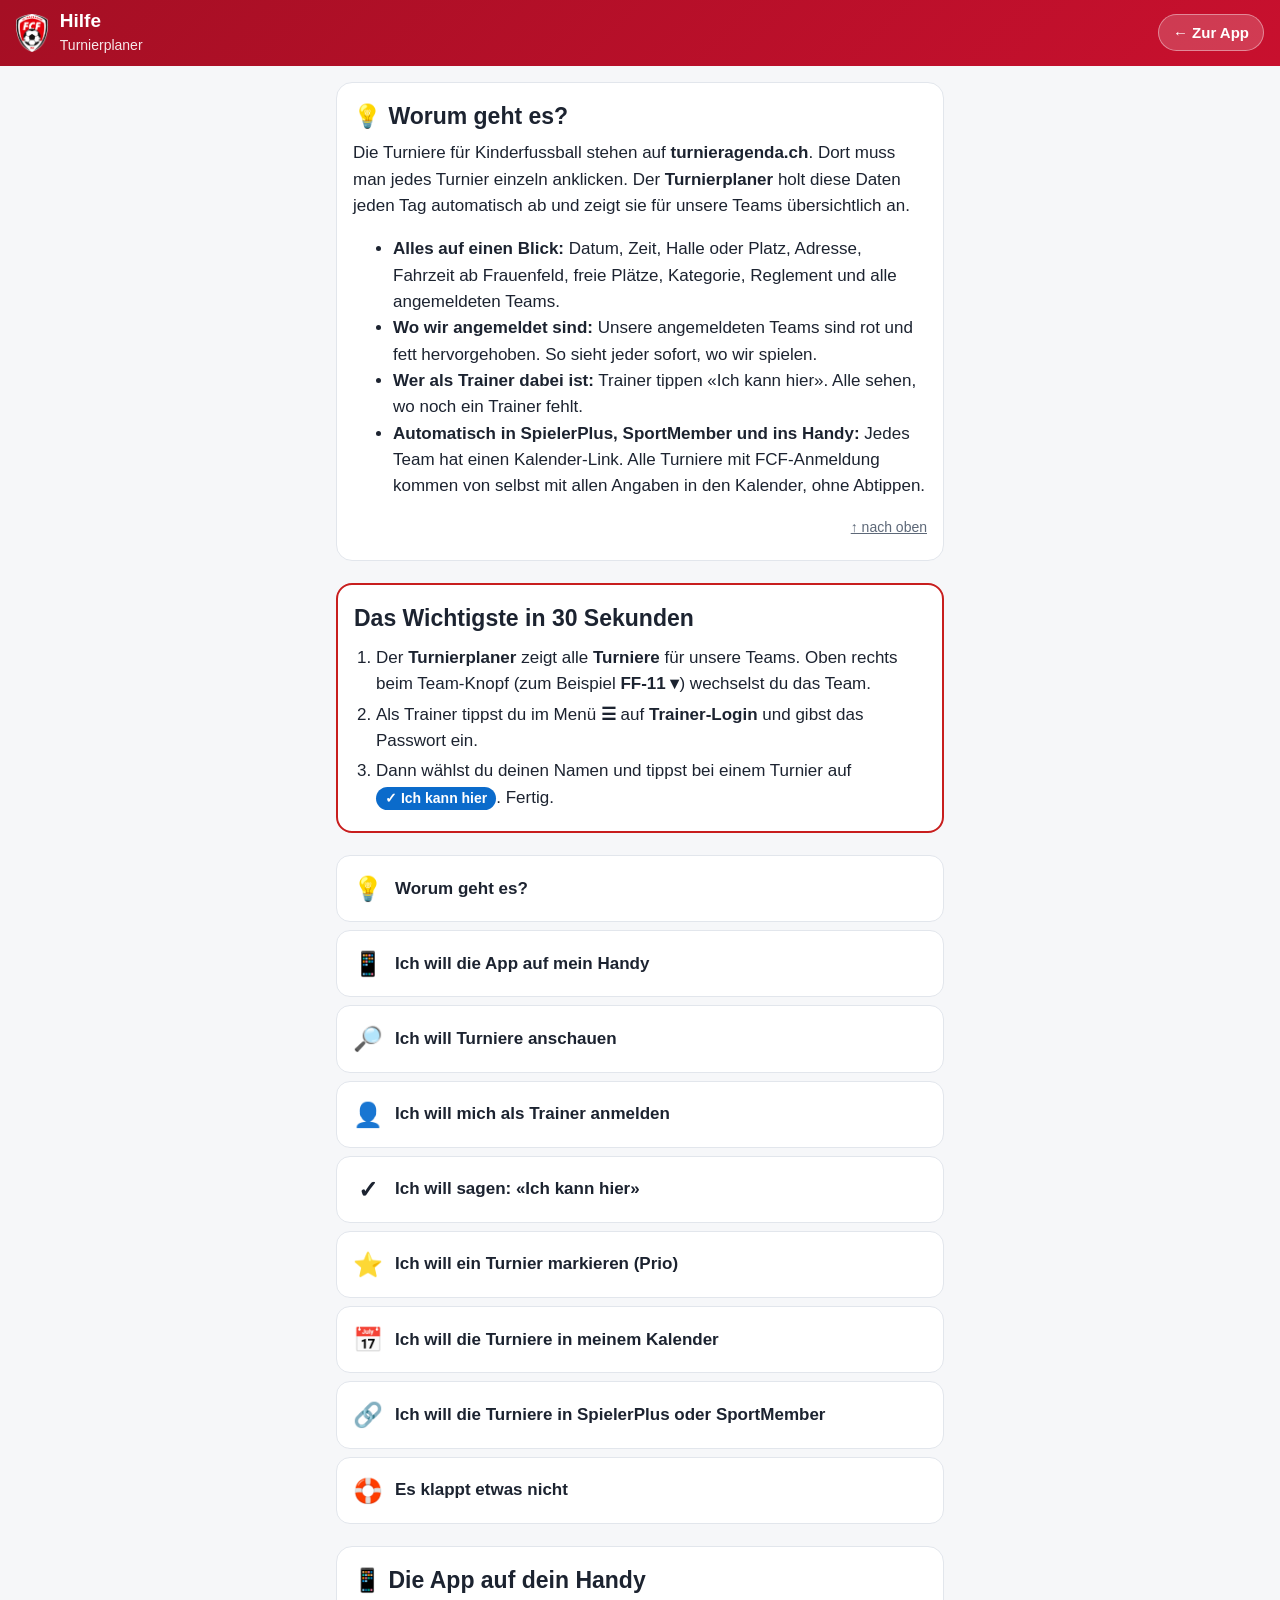
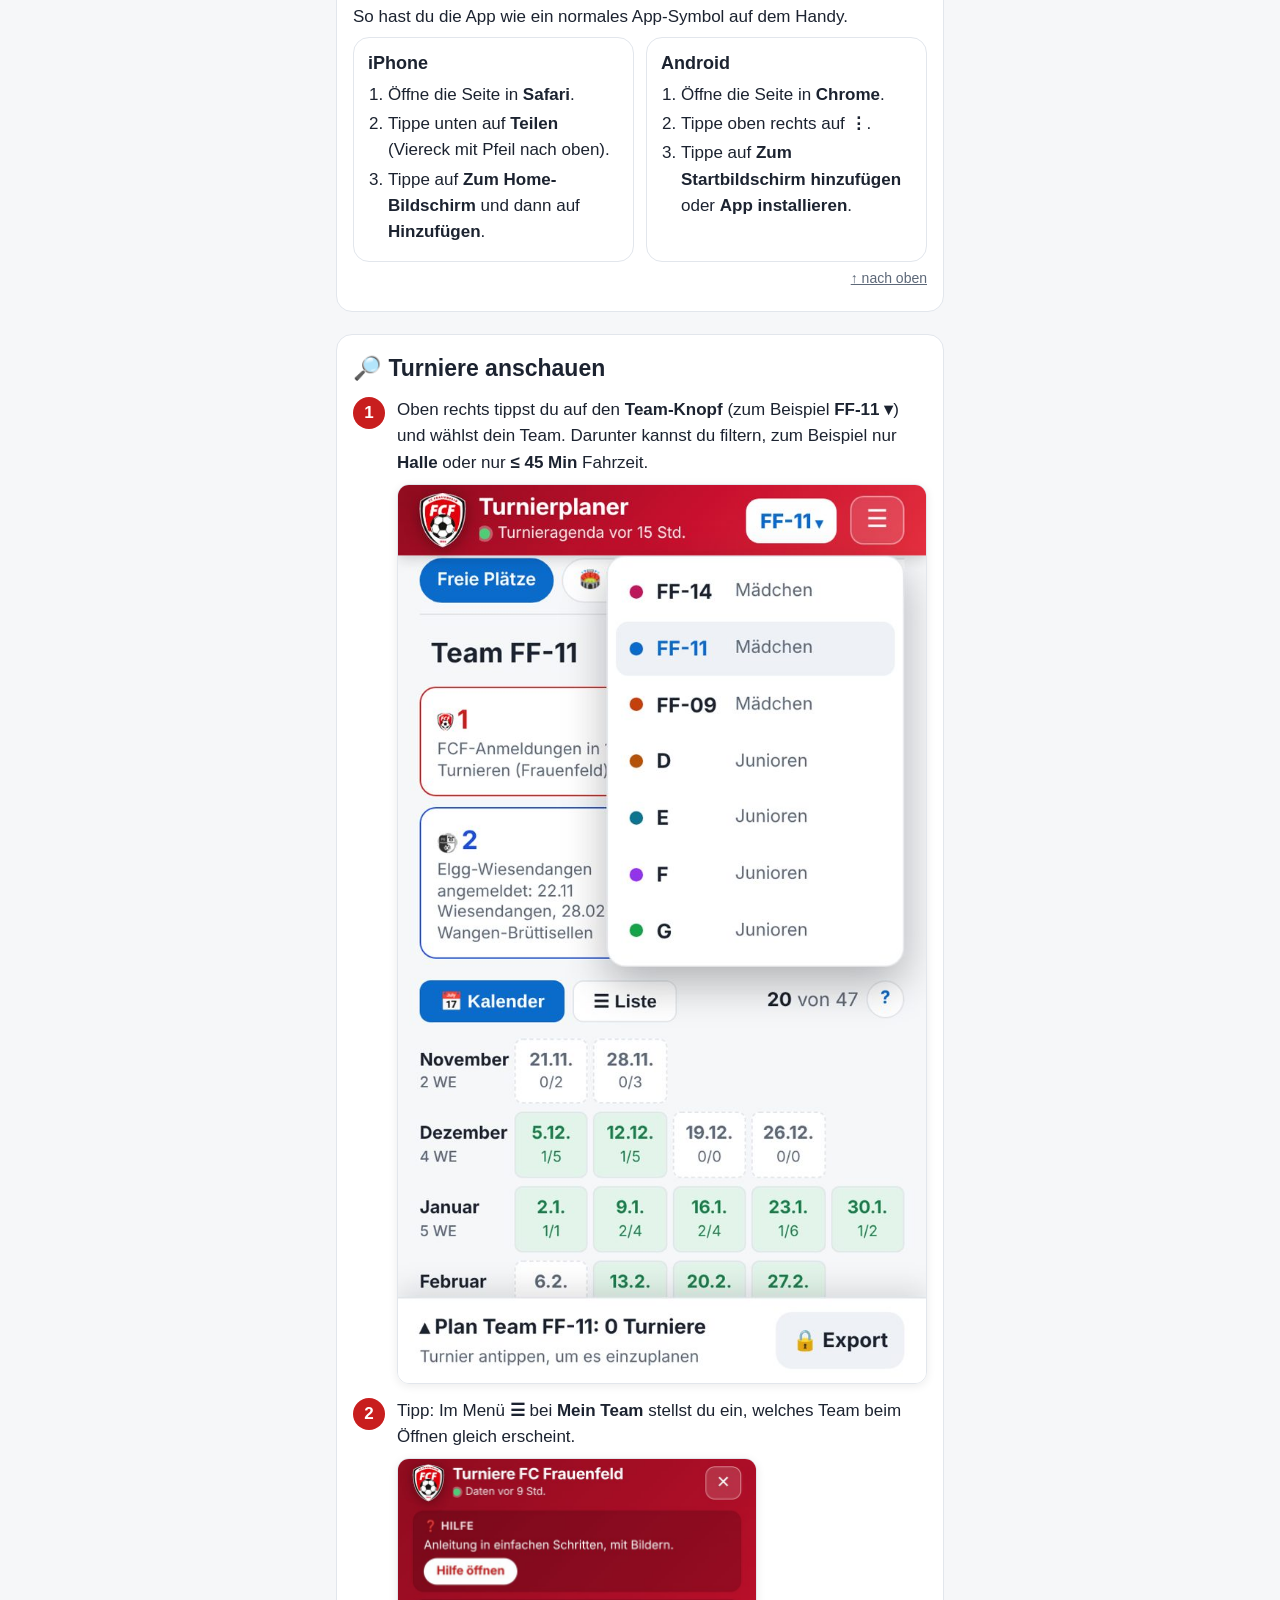
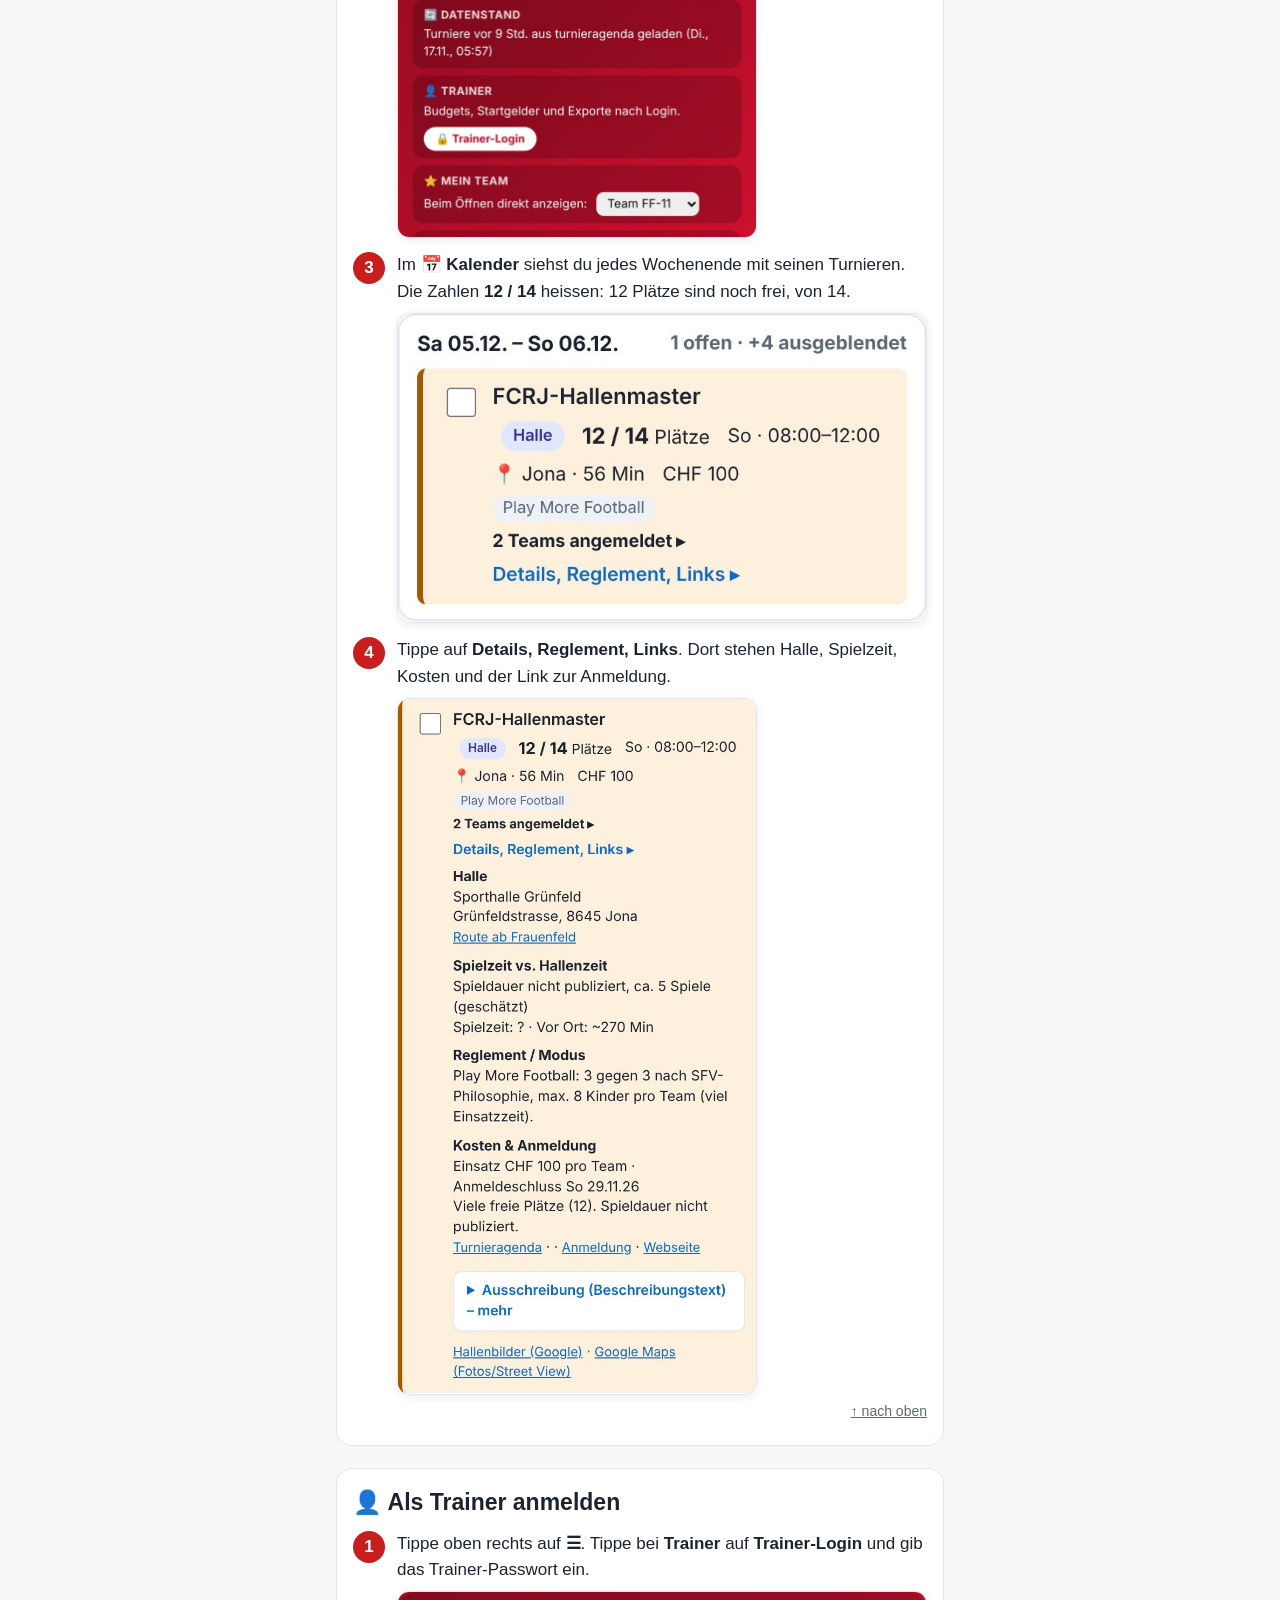
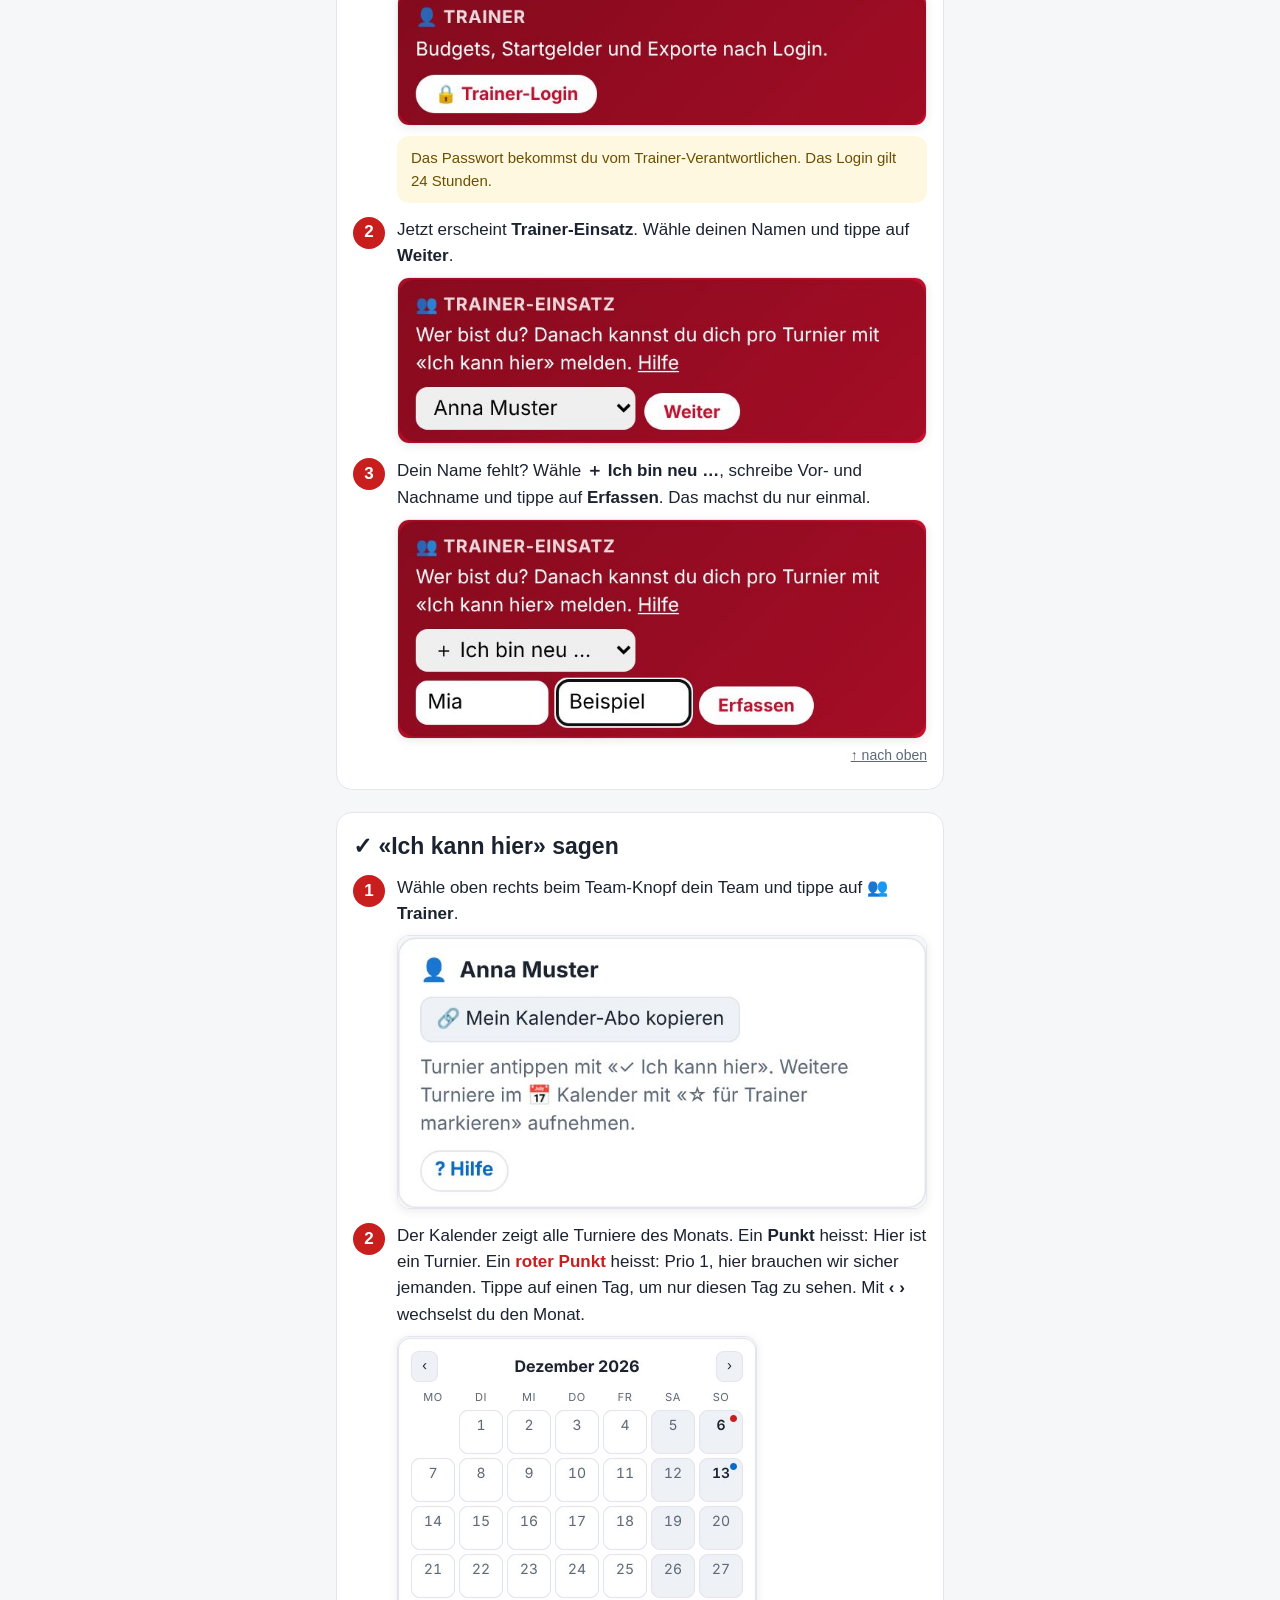
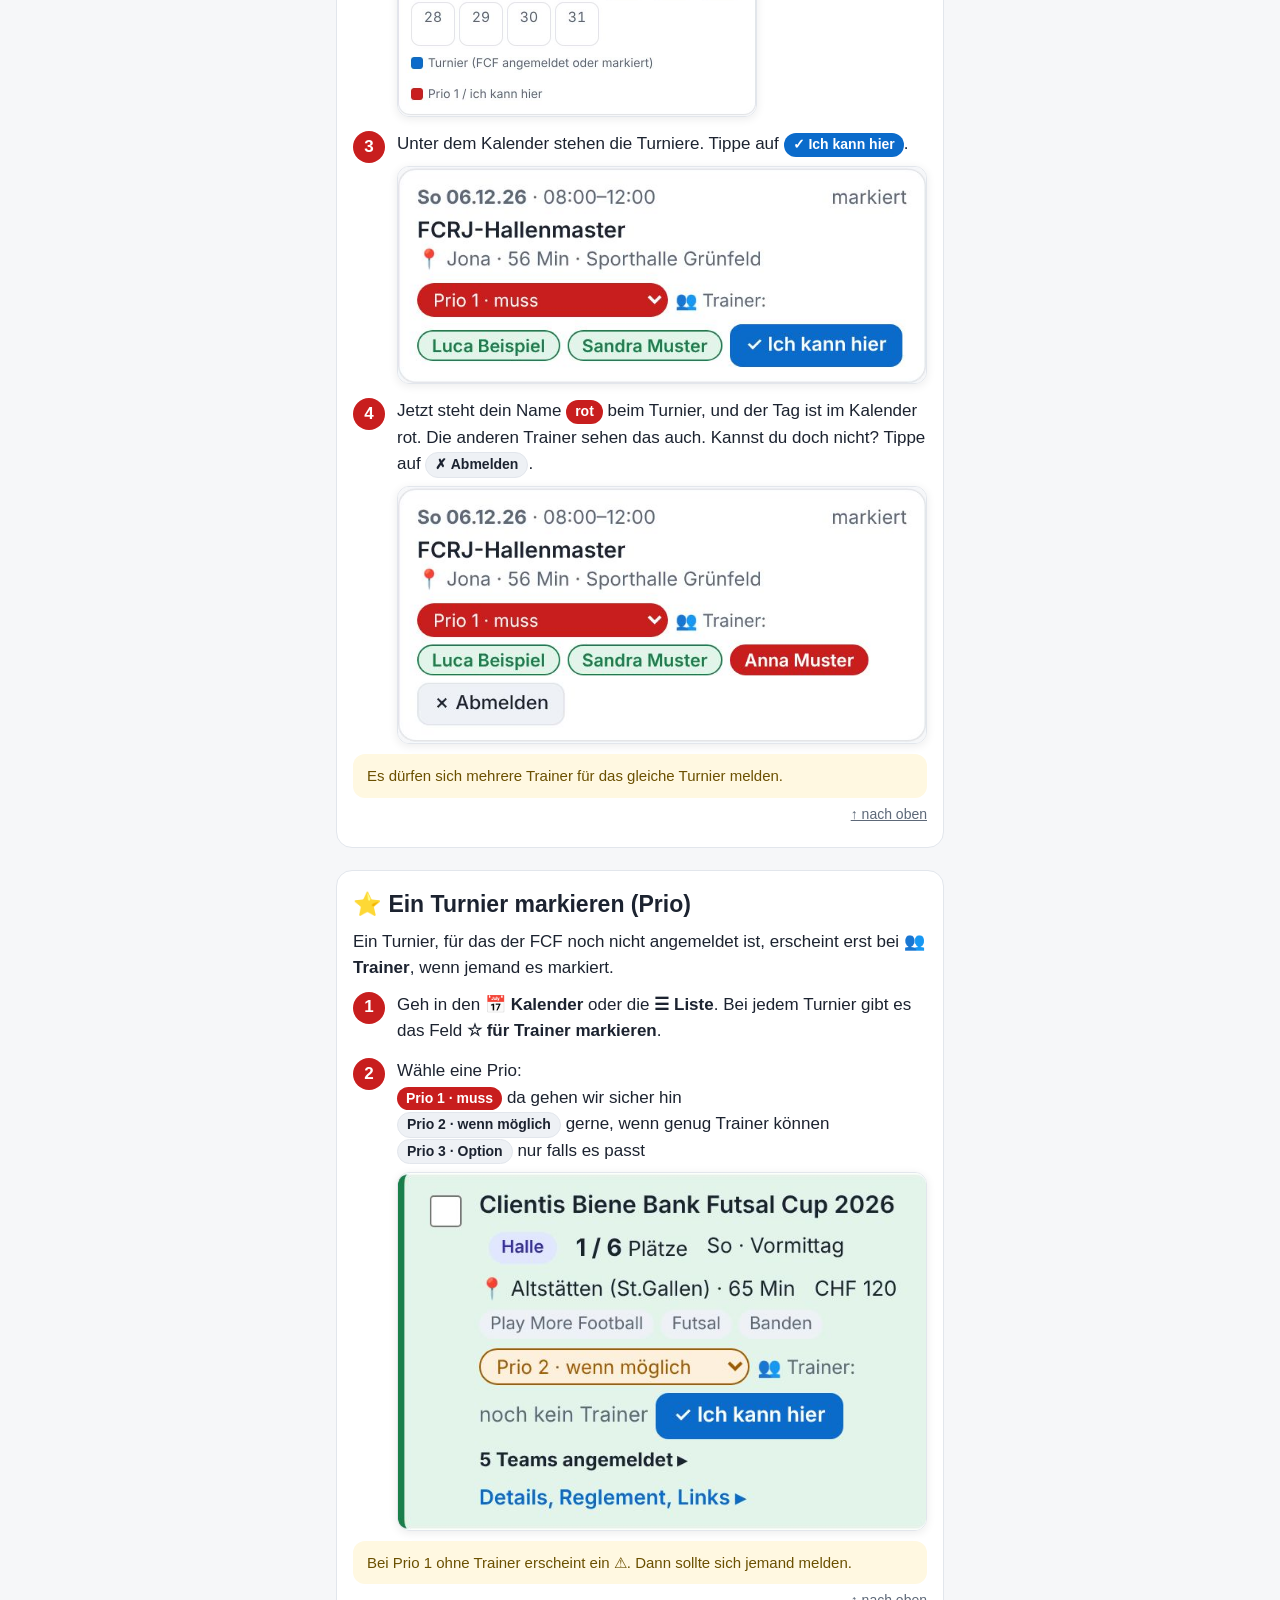
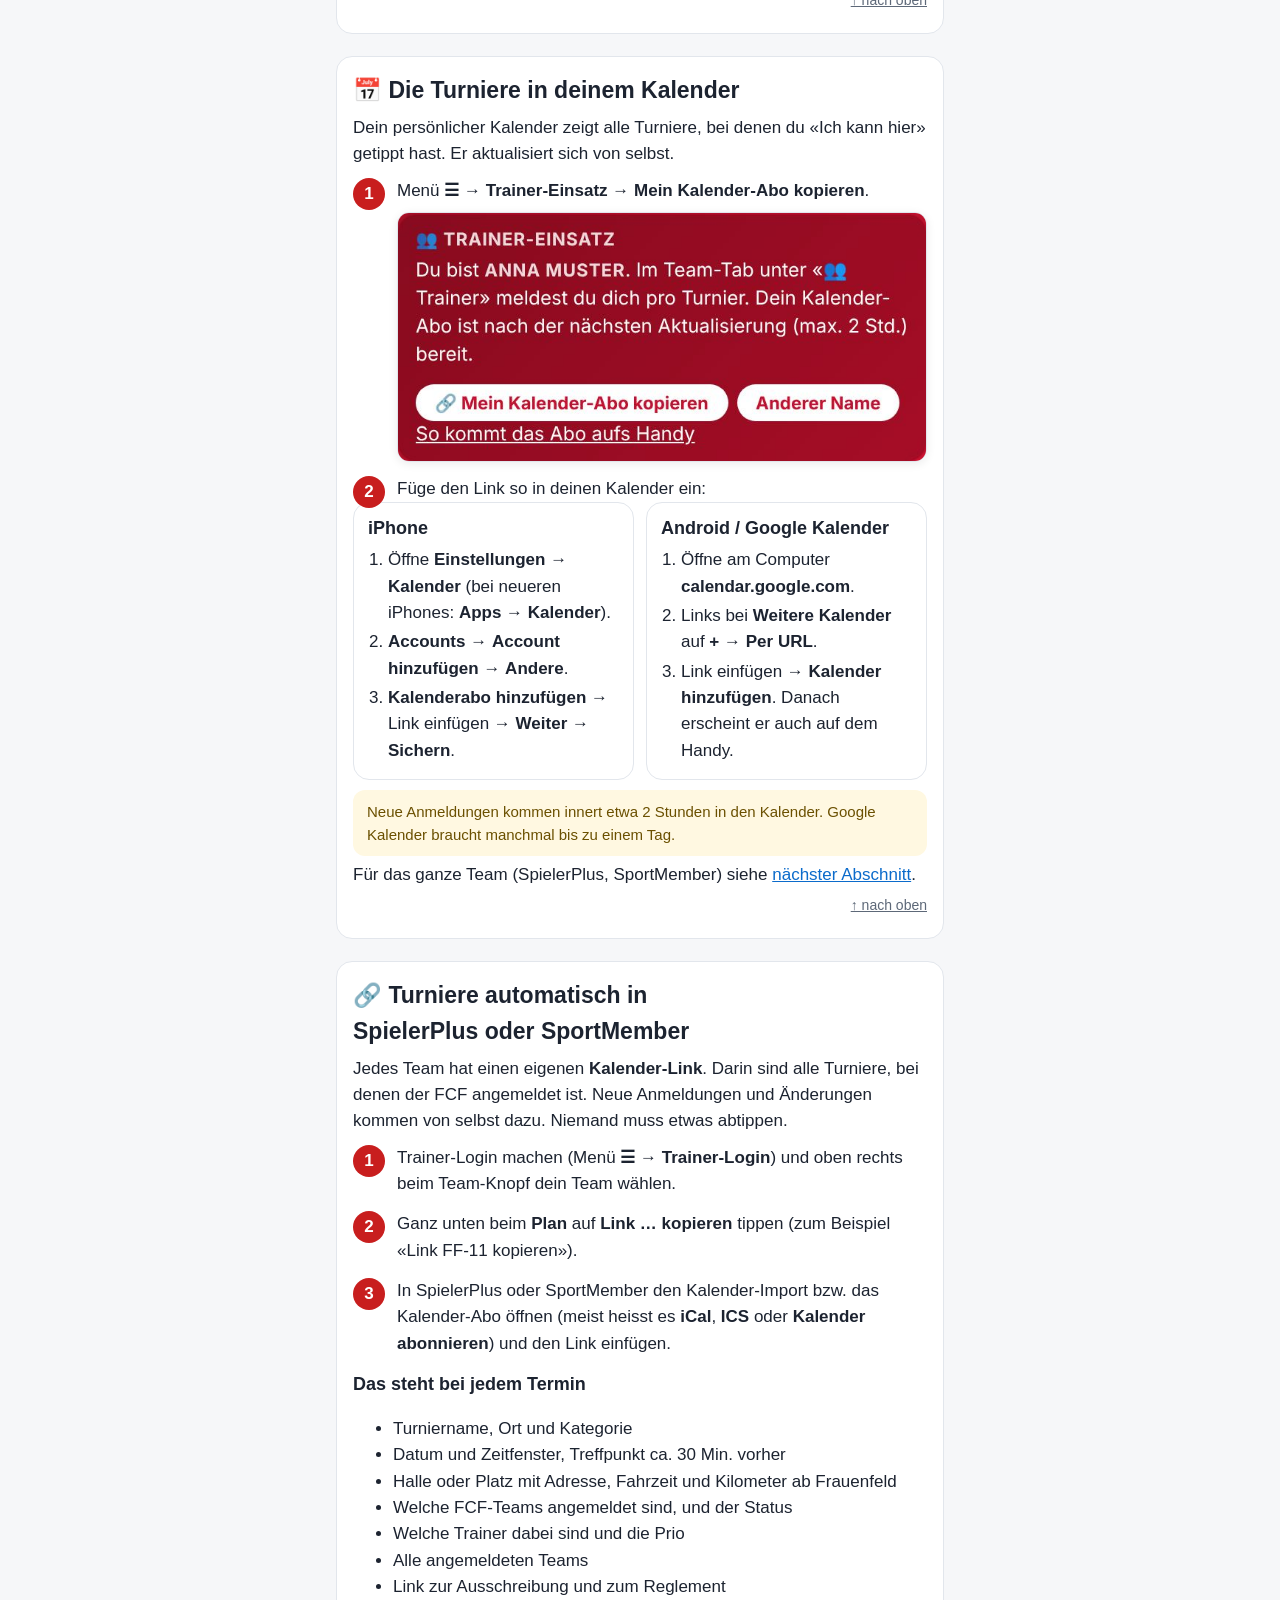
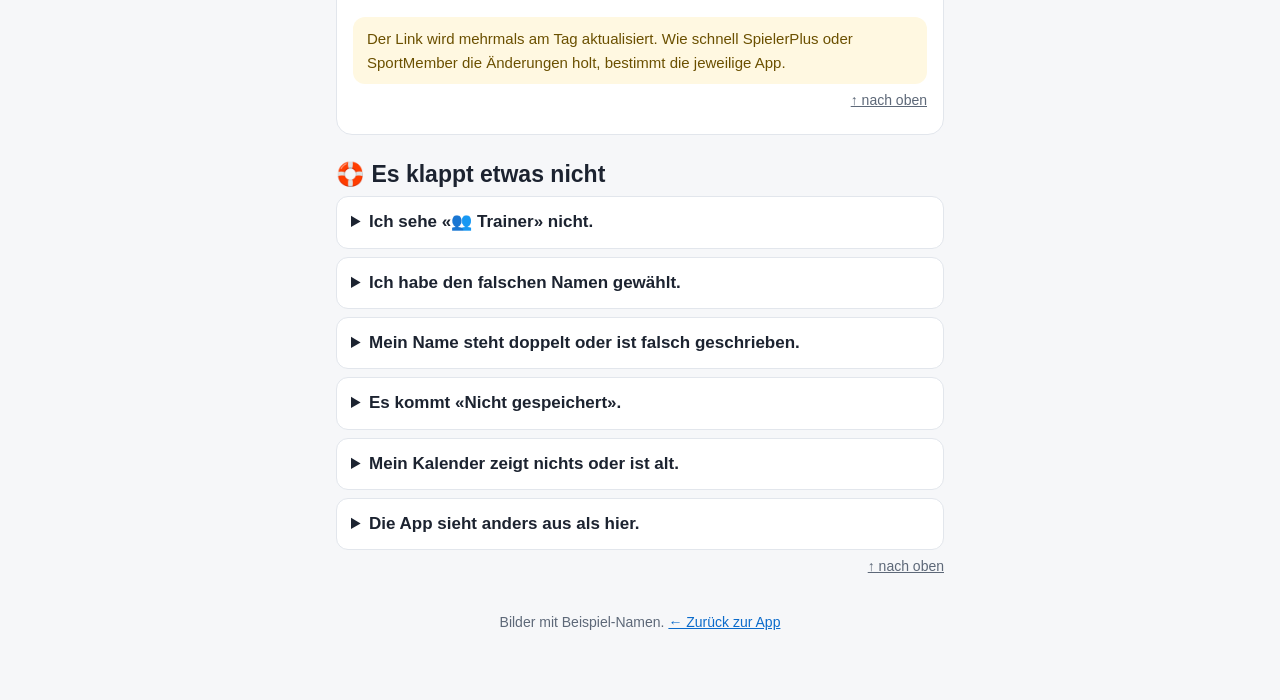
<file: docs/hilfe.html>
<!doctype html>
<html lang="de-CH">
<head>
<meta charset="utf-8">
<meta name="viewport" content="width=device-width,initial-scale=1,viewport-fit=cover">
<title>Hilfe · Turnierplaner</title>
<meta name="theme-color" content="#c8102e">
<link rel="manifest" href="manifest.webmanifest">
<link rel="apple-touch-icon" href="icon-180.png">
<style>
/* Hilfe-Seite: eine Spalte, Schritte mit Bild. Farben wie die App. */
:root{--bg:#f6f7f9;--card:#fff;--fg:#1c2330;--muted:#5d6878;--line:#e2e6ec;--accent:#0b6bcb;--red:#c81e1e;--chip:#eef1f5;--tip:#fff8e1;--tipfg:#6b5000}
@media (prefers-color-scheme:dark){:root{--bg:#12161c;--card:#1b2129;--fg:#e6eaf0;--muted:#9aa5b4;--line:#2c3540;--accent:#5aa7ff;--red:#e04848;--chip:#262e38;--tip:#2e2711;--tipfg:#f0d48a}}
*{box-sizing:border-box}
html{scroll-behavior:smooth;scroll-padding-top:70px}
body{margin:0;background:var(--bg);color:var(--fg);font:17px/1.55 -apple-system,BlinkMacSystemFont,"Segoe UI",Roboto,sans-serif}
header{position:sticky;top:0;z-index:5;background:linear-gradient(135deg,#a50f24,#c8102e);color:#fff;padding:calc(10px + env(safe-area-inset-top,0px)) max(16px,env(safe-area-inset-right,0px)) 10px max(16px,env(safe-area-inset-left,0px));display:flex;align-items:center;gap:12px}
header img{height:38px;width:auto}
header h1{font-size:19px;margin:0;flex:1;line-height:1.2}
header a{color:#fff;background:rgba(255,255,255,.18);border:1px solid rgba(255,255,255,.4);border-radius:99px;padding:6px 14px;text-decoration:none;font-weight:700;font-size:15px;white-space:nowrap}
main{max-width:640px;margin:0 auto;padding:16px max(16px,env(safe-area-inset-right,0px)) 60px max(16px,env(safe-area-inset-left,0px));display:flex;flex-direction:column;gap:22px}
h2{font-size:23px;margin:0 0 4px;text-wrap:balance}
h3{font-size:18px;margin:14px 0 4px}
p{margin:6px 0}
.box{background:var(--card);border:1px solid var(--line);border-radius:16px;padding:16px}
.quick{border:2px solid var(--red)}
.quick ol{margin:8px 0 0;padding-left:22px}.quick li{margin:4px 0}
.toc{display:grid;grid-template-columns:1fr;gap:8px}
.toc a{display:flex;align-items:center;gap:12px;background:var(--card);border:1px solid var(--line);border-radius:14px;padding:14px 16px;color:var(--fg);text-decoration:none;font-weight:600}
.toc a span{font-size:24px;width:30px;text-align:center}
.toc a:active{background:var(--chip)}
.steps{list-style:none;margin:10px 0 0;padding:0;display:flex;flex-direction:column;gap:14px;counter-reset:s}
.steps>li{counter-increment:s;position:relative;padding-left:44px}
.steps>li::before{content:counter(s);position:absolute;left:0;top:0;width:32px;height:32px;border-radius:50%;background:var(--red);color:#fff;font-weight:800;display:flex;align-items:center;justify-content:center}
.shot{display:block;max-width:100%;width:100%;border-radius:12px;border:1px solid var(--line);margin-top:8px;box-shadow:0 2px 10px rgba(0,0,0,.08)}
.shot.half{max-width:360px}
.tip{background:var(--tip);color:var(--tipfg);border-radius:12px;padding:10px 14px;font-size:15px;margin-top:10px}
.tag{display:inline-block;border-radius:99px;padding:1px 9px;font-size:14px;font-weight:700;white-space:nowrap}
.t-red{background:var(--red);color:#fff}.t-blue{background:var(--accent);color:#fff}.t-grey{background:var(--chip);color:var(--fg);border:1px solid var(--line)}
.os{display:grid;grid-template-columns:1fr;gap:12px}
@media (min-width:560px){.os{grid-template-columns:1fr 1fr}}
.os .box{padding:12px 14px}
.os h3{margin-top:0}
.os ol{margin:4px 0 0;padding-left:20px}.os li{margin:3px 0}
details{background:var(--card);border:1px solid var(--line);border-radius:12px;padding:12px 14px}
details+details{margin-top:8px}
summary{font-weight:700;cursor:pointer}
.top{text-align:right;font-size:14px}.top a{color:var(--muted)}
a{color:var(--accent)}
.foot{color:var(--muted);font-size:14px;text-align:center}
@media (prefers-reduced-motion:reduce){html{scroll-behavior:auto}}
</style>
</head>
<body>
<header><img src="[data-uri]" alt="FC Frauenfeld"><h1>Hilfe<br><span style="font-weight:400;font-size:14px;opacity:.9">Turnierplaner</span></h1><a href="./">← Zur App</a></header>
<main>

<section class="box" id="worum">
  <h2>💡 Worum geht es?</h2>
  <p>Die Turniere für Kinderfussball stehen auf <b>turnieragenda.ch</b>. Dort muss man jedes Turnier einzeln anklicken. Der <b>Turnierplaner</b> holt diese Daten jeden Tag automatisch ab und zeigt sie für unsere Teams übersichtlich an.</p>
  <ul>
    <li><b>Alles auf einen Blick:</b> Datum, Zeit, Halle oder Platz, Adresse, Fahrzeit ab Frauenfeld, freie Plätze, Kategorie, Reglement und alle angemeldeten Teams.</li>
    <li><b>Wo wir angemeldet sind:</b> Unsere angemeldeten Teams sind rot und fett hervorgehoben. So sieht jeder sofort, wo wir spielen.</li>
    <li><b>Wer als Trainer dabei ist:</b> Trainer tippen «Ich kann hier». Alle sehen, wo noch ein Trainer fehlt.</li>
    <li><b>Automatisch in SpielerPlus, SportMember und ins Handy:</b> Jedes Team hat einen Kalender-Link. Alle Turniere mit FCF-Anmeldung kommen von selbst mit allen Angaben in den Kalender, ohne Abtippen.</li>
  </ul>
  <p class="top"><a href="#kurz">↑ nach oben</a></p>
</section>

<section class="box quick" id="kurz">
  <h2>Das Wichtigste in 30 Sekunden</h2>
  <ol>
    <li>Der <b>Turnierplaner</b> zeigt alle <b>Turniere</b> für unsere Teams. Oben rechts beim Team-Knopf (zum Beispiel <b>FF-11 ▾</b>) wechselst du das Team.</li>
    <li>Als Trainer tippst du im Menü <b>☰</b> auf <b>Trainer-Login</b> und gibst das Passwort ein.</li>
    <li>Dann wählst du deinen Namen und tippst bei einem Turnier auf <span class="tag t-blue">✓ Ich kann hier</span>. Fertig.</li>
  </ol>
</section>

<nav class="toc" aria-label="Inhalt">
  <a href="#worum"><span>💡</span>Worum geht es?</a>
  <a href="#handy"><span>📱</span>Ich will die App auf mein Handy</a>
  <a href="#anschauen"><span>🔎</span>Ich will Turniere anschauen</a>
  <a href="#trainer"><span>👤</span>Ich will mich als Trainer anmelden</a>
  <a href="#melden"><span>✓</span>Ich will sagen: «Ich kann hier»</a>
  <a href="#prio"><span>⭐</span>Ich will ein Turnier markieren (Prio)</a>
  <a href="#kalender"><span>📅</span>Ich will die Turniere in meinem Kalender</a>
  <a href="#spielerplus"><span>🔗</span>Ich will die Turniere in SpielerPlus oder SportMember</a>
  <a href="#probleme"><span>🛟</span>Es klappt etwas nicht</a>
</nav>

<section class="box" id="handy">
  <h2>📱 Die App auf dein Handy</h2>
  <p>So hast du die App wie ein normales App-Symbol auf dem Handy.</p>
  <div class="os">
    <div class="box"><h3>iPhone</h3><ol>
      <li>Öffne die Seite in <b>Safari</b>.</li>
      <li>Tippe unten auf <b>Teilen</b> (Viereck mit Pfeil nach oben).</li>
      <li>Tippe auf <b>Zum Home-Bildschirm</b> und dann auf <b>Hinzufügen</b>.</li>
    </ol></div>
    <div class="box"><h3>Android</h3><ol>
      <li>Öffne die Seite in <b>Chrome</b>.</li>
      <li>Tippe oben rechts auf <b>⋮</b>.</li>
      <li>Tippe auf <b>Zum Startbildschirm hinzufügen</b> oder <b>App installieren</b>.</li>
    </ol></div>
  </div>
  <p class="top"><a href="#kurz">↑ nach oben</a></p>
</section>

<section class="box" id="anschauen">
  <h2>🔎 Turniere anschauen</h2>
  <ol class="steps">
    <li>Oben rechts tippst du auf den <b>Team-Knopf</b> (zum Beispiel <b>FF-11 ▾</b>) und wählst dein Team. Darunter kannst du filtern, zum Beispiel nur <b>Halle</b> oder nur <b>≤ 45 Min</b> Fahrzeit.
      <img class="shot" src="hilfe/01-start.jpg" alt="Startseite mit offenem Team-Knopf" loading="lazy"></li>
    <li>Tipp: Im Menü <b>☰</b> bei <b>Mein Team</b> stellst du ein, welches Team beim Öffnen gleich erscheint.
      <img class="shot half" src="hilfe/02-menu.jpg" alt="Menü mit Mein Team" loading="lazy"></li>
    <li>Im <b>📅 Kalender</b> siehst du jedes Wochenende mit seinen Turnieren. Die Zahlen <b>12 / 14</b> heissen: 12 Plätze sind noch frei, von 14.
      <img class="shot" src="hilfe/03-wochenende.jpg" alt="Ein Wochenende mit einem Turnier" loading="lazy"></li>
    <li>Tippe auf <b>Details, Reglement, Links</b>. Dort stehen Halle, Spielzeit, Kosten und der Link zur Anmeldung.
      <img class="shot half" src="hilfe/04-details.jpg" alt="Details zu einem Turnier" loading="lazy"></li>
  </ol>
  <p class="top"><a href="#kurz">↑ nach oben</a></p>
</section>

<section class="box" id="trainer">
  <h2>👤 Als Trainer anmelden</h2>
  <ol class="steps">
    <li>Tippe oben rechts auf <b>☰</b>. Tippe bei <b>Trainer</b> auf <b>Trainer-Login</b> und gib das Trainer-Passwort ein.
      <img class="shot" src="hilfe/05-login.jpg" alt="Knopf Trainer-Login im Menü" loading="lazy">
      <div class="tip">Das Passwort bekommst du vom Trainer-Verantwortlichen. Das Login gilt 24 Stunden.</div></li>
    <li>Jetzt erscheint <b>Trainer-Einsatz</b>. Wähle deinen Namen und tippe auf <b>Weiter</b>.
      <img class="shot" src="hilfe/07-name.jpg" alt="Namen wählen" loading="lazy"></li>
    <li>Dein Name fehlt? Wähle <b>＋ Ich bin neu …</b>, schreibe Vor- und Nachname und tippe auf <b>Erfassen</b>. Das machst du nur einmal.
      <img class="shot" src="hilfe/06-neu.jpg" alt="Neu erfassen mit Vor- und Nachname" loading="lazy"></li>
  </ol>
  <p class="top"><a href="#kurz">↑ nach oben</a></p>
</section>

<section class="box" id="melden">
  <h2>✓ «Ich kann hier» sagen</h2>
  <ol class="steps">
    <li>Wähle oben rechts beim Team-Knopf dein Team und tippe auf <b>👥 Trainer</b>.
      <img class="shot" src="hilfe/08b-trainer-kopf.jpg" alt="Ansicht Trainer mit deinem Namen" loading="lazy"></li>
    <li>Der Kalender zeigt alle Turniere des Monats. Ein <b>Punkt</b> heisst: Hier ist ein Turnier. Ein <b style="color:var(--red)">roter Punkt</b> heisst: Prio 1, hier brauchen wir sicher jemanden. Tippe auf einen Tag, um nur diesen Tag zu sehen. Mit <b>‹ ›</b> wechselst du den Monat.
      <img class="shot half" src="hilfe/08-trainer-kalender.jpg" alt="Monatskalender" loading="lazy"></li>
    <li>Unter dem Kalender stehen die Turniere. Tippe auf <span class="tag t-blue">✓ Ich kann hier</span>.
      <img class="shot" src="hilfe/09a-ichkann.jpg" alt="Turnier mit Knopf Ich kann hier" loading="lazy"></li>
    <li>Jetzt steht dein Name <span class="tag t-red">rot</span> beim Turnier, und der Tag ist im Kalender rot. Die anderen Trainer sehen das auch. Kannst du doch nicht? Tippe auf <span class="tag t-grey">✗ Abmelden</span>.
      <img class="shot" src="hilfe/09b-dabei.jpg" alt="Du bist beim Turnier eingetragen" loading="lazy"></li>
  </ol>
  <div class="tip">Es dürfen sich mehrere Trainer für das gleiche Turnier melden.</div>
  <p class="top"><a href="#kurz">↑ nach oben</a></p>
</section>

<section class="box" id="prio">
  <h2>⭐ Ein Turnier markieren (Prio)</h2>
  <p>Ein Turnier, für das der FCF noch nicht angemeldet ist, erscheint erst bei <b>👥 Trainer</b>, wenn jemand es markiert.</p>
  <ol class="steps">
    <li>Geh in den <b>📅 Kalender</b> oder die <b>☰ Liste</b>. Bei jedem Turnier gibt es das Feld <b>☆ für Trainer markieren</b>.</li>
    <li>Wähle eine Prio:<br>
      <span class="tag t-red">Prio 1 · muss</span> da gehen wir sicher hin<br>
      <span class="tag t-grey">Prio 2 · wenn möglich</span> gerne, wenn genug Trainer können<br>
      <span class="tag t-grey">Prio 3 · Option</span> nur falls es passt
      <img class="shot" src="hilfe/10-prio.jpg" alt="Prio bei einem Turnier wählen" loading="lazy"></li>
  </ol>
  <div class="tip">Bei Prio 1 ohne Trainer erscheint ein ⚠. Dann sollte sich jemand melden.</div>
  <p class="top"><a href="#kurz">↑ nach oben</a></p>
</section>

<section class="box" id="kalender">
  <h2>📅 Die Turniere in deinem Kalender</h2>
  <p>Dein persönlicher Kalender zeigt alle Turniere, bei denen du «Ich kann hier» getippt hast. Er aktualisiert sich von selbst.</p>
  <ol class="steps">
    <li>Menü <b>☰</b> → <b>Trainer-Einsatz</b> → <b>Mein Kalender-Abo kopieren</b>.
      <img class="shot" src="hilfe/11-abo.jpg" alt="Knopf Mein Kalender-Abo kopieren" loading="lazy"></li>
    <li>Füge den Link so in deinen Kalender ein:</li>
  </ol>
  <div class="os">
    <div class="box"><h3>iPhone</h3><ol>
      <li>Öffne <b>Einstellungen</b> → <b>Kalender</b> (bei neueren iPhones: <b>Apps</b> → <b>Kalender</b>).</li>
      <li><b>Accounts</b> → <b>Account hinzufügen</b> → <b>Andere</b>.</li>
      <li><b>Kalenderabo hinzufügen</b> → Link einfügen → <b>Weiter</b> → <b>Sichern</b>.</li>
    </ol></div>
    <div class="box"><h3>Android / Google Kalender</h3><ol>
      <li>Öffne am Computer <b>calendar.google.com</b>.</li>
      <li>Links bei <b>Weitere Kalender</b> auf <b>+</b> → <b>Per URL</b>.</li>
      <li>Link einfügen → <b>Kalender hinzufügen</b>. Danach erscheint er auch auf dem Handy.</li>
    </ol></div>
  </div>
  <div class="tip">Neue Anmeldungen kommen innert etwa 2 Stunden in den Kalender. Google Kalender braucht manchmal bis zu einem Tag.</div>
  <p>Für das ganze Team (SpielerPlus, SportMember) siehe <a href="#spielerplus">nächster Abschnitt</a>.</p>
  <p class="top"><a href="#kurz">↑ nach oben</a></p>
</section>

<section class="box" id="spielerplus">
  <h2>🔗 Turniere automatisch in SpielerPlus oder SportMember</h2>
  <p>Jedes Team hat einen eigenen <b>Kalender-Link</b>. Darin sind alle Turniere, bei denen der FCF angemeldet ist. Neue Anmeldungen und Änderungen kommen von selbst dazu. Niemand muss etwas abtippen.</p>
  <ol class="steps">
    <li>Trainer-Login machen (Menü <b>☰</b> → <b>Trainer-Login</b>) und oben rechts beim Team-Knopf dein Team wählen.</li>
    <li>Ganz unten beim <b>Plan</b> auf <b>Link … kopieren</b> tippen (zum Beispiel «Link FF-11 kopieren»).</li>
    <li>In SpielerPlus oder SportMember den Kalender-Import bzw. das Kalender-Abo öffnen (meist heisst es <b>iCal</b>, <b>ICS</b> oder <b>Kalender abonnieren</b>) und den Link einfügen.</li>
  </ol>
  <h3>Das steht bei jedem Termin</h3>
  <ul>
    <li>Turniername, Ort und Kategorie</li>
    <li>Datum und Zeitfenster, Treffpunkt ca. 30 Min. vorher</li>
    <li>Halle oder Platz mit Adresse, Fahrzeit und Kilometer ab Frauenfeld</li>
    <li>Welche FCF-Teams angemeldet sind, und der Status</li>
    <li>Welche Trainer dabei sind und die Prio</li>
    <li>Alle angemeldeten Teams</li>
    <li>Link zur Ausschreibung und zum Reglement</li>
  </ul>
  <div class="tip">Der Link wird mehrmals am Tag aktualisiert. Wie schnell SpielerPlus oder SportMember die Änderungen holt, bestimmt die jeweilige App.</div>
  <p class="top"><a href="#kurz">↑ nach oben</a></p>
</section>

<section id="probleme">
  <h2>🛟 Es klappt etwas nicht</h2>
  <details><summary>Ich sehe «👥 Trainer» nicht.</summary><p>Zuerst im Menü <b>☰</b> auf <b>Trainer-Login</b> tippen und das Passwort eingeben. Nach 24 Stunden musst du dich neu einloggen.</p></details>
  <details><summary>Ich habe den falschen Namen gewählt.</summary><p>Menü <b>☰</b> → <b>Trainer-Einsatz</b> → <b>Anderer Name</b>. Dann den richtigen Namen wählen.</p></details>
  <details><summary>Mein Name steht doppelt oder ist falsch geschrieben.</summary><p>Melde dich beim Trainer-Verantwortlichen, dort wird es korrigiert.</p></details>
  <details><summary>Es kommt «Nicht gespeichert».</summary><p>Prüfe das Internet. Lade die Seite neu und tippe nochmals. Hilft das nicht: Trainer-Verantwortlichen informieren.</p></details>
  <details><summary>Mein Kalender zeigt nichts oder ist alt.</summary><p>Warte etwa 2 Stunden, bei Google Kalender bis zu einem Tag. Hast du bei mindestens einem Turnier «Ich kann hier» getippt?</p></details>
  <details><summary>Die App sieht anders aus als hier.</summary><p>App ganz schliessen und neu öffnen, oder die Seite neu laden. Dann hast du die neuste Version.</p></details>
  <p class="top"><a href="#kurz">↑ nach oben</a></p>
</section>

<p class="foot">Bilder mit Beispiel-Namen. <a href="./">← Zurück zur App</a></p>
</main>
</body>
</html>
</file>
